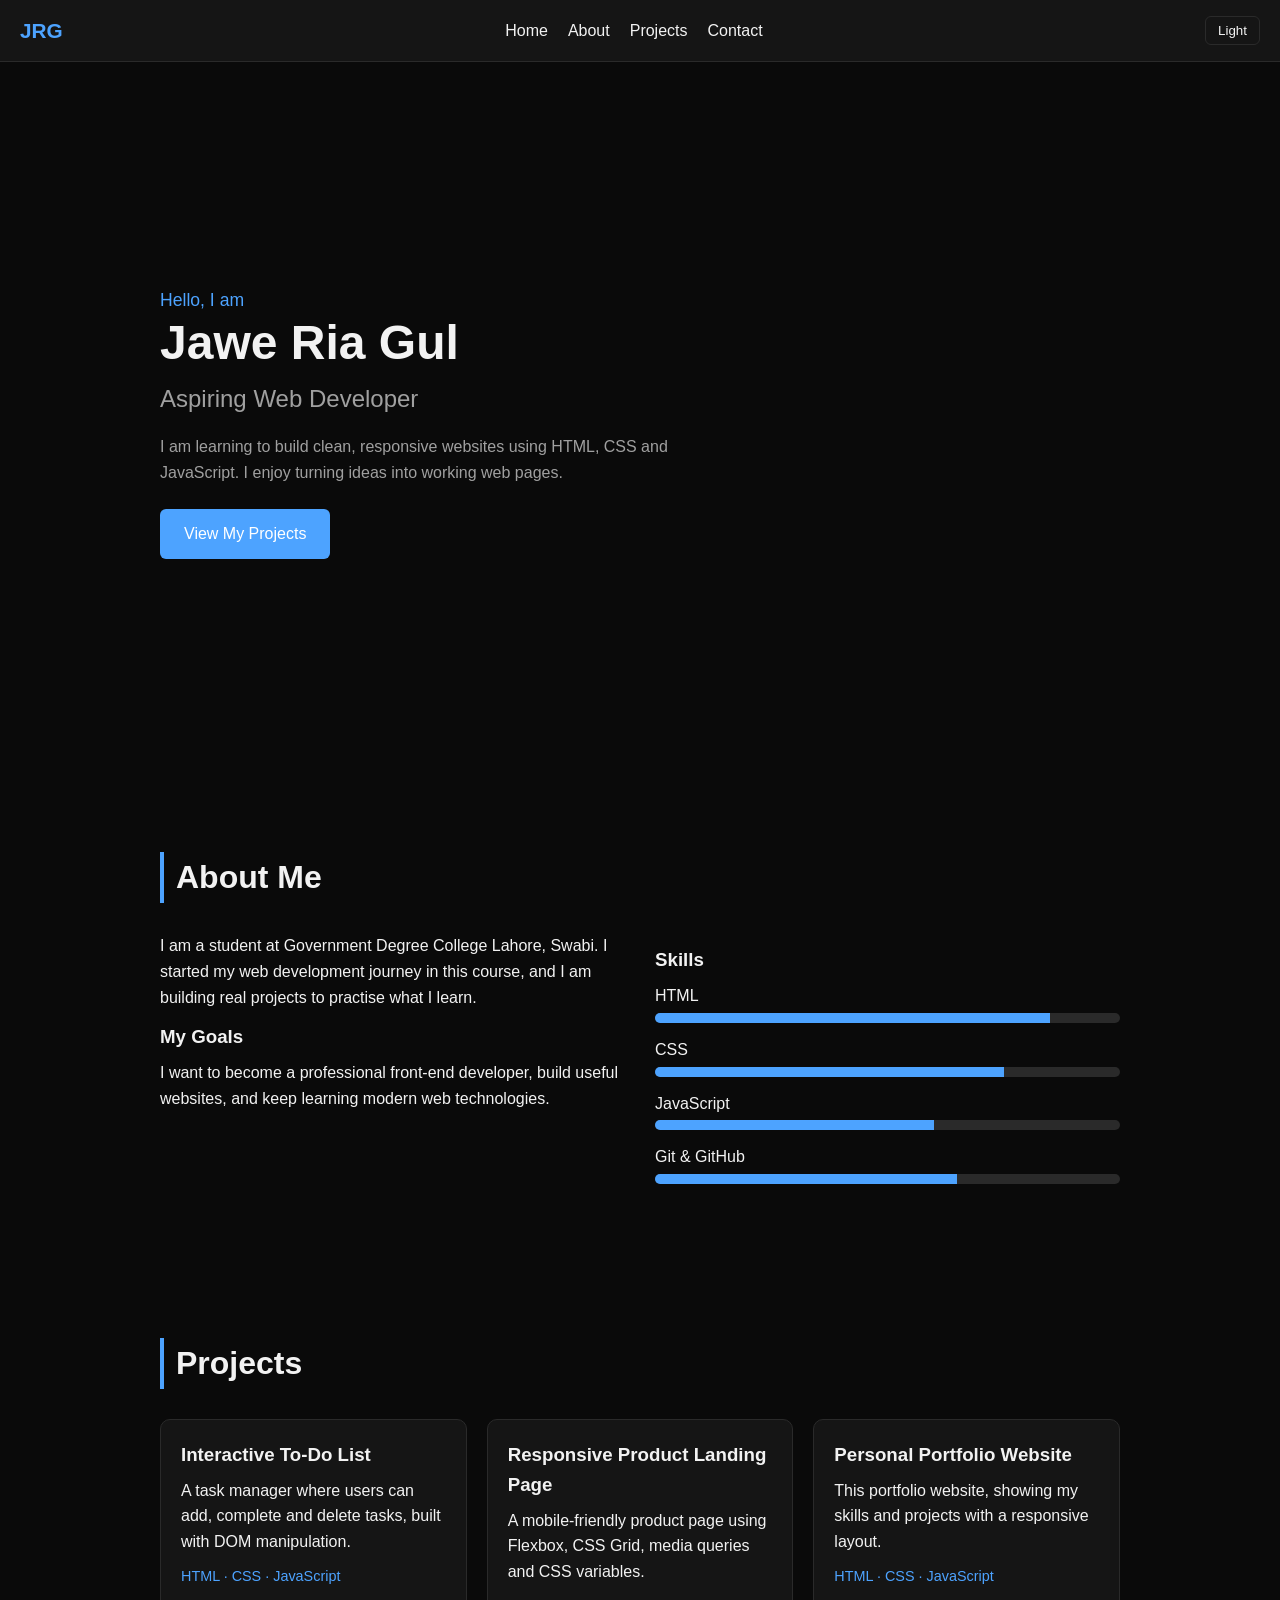
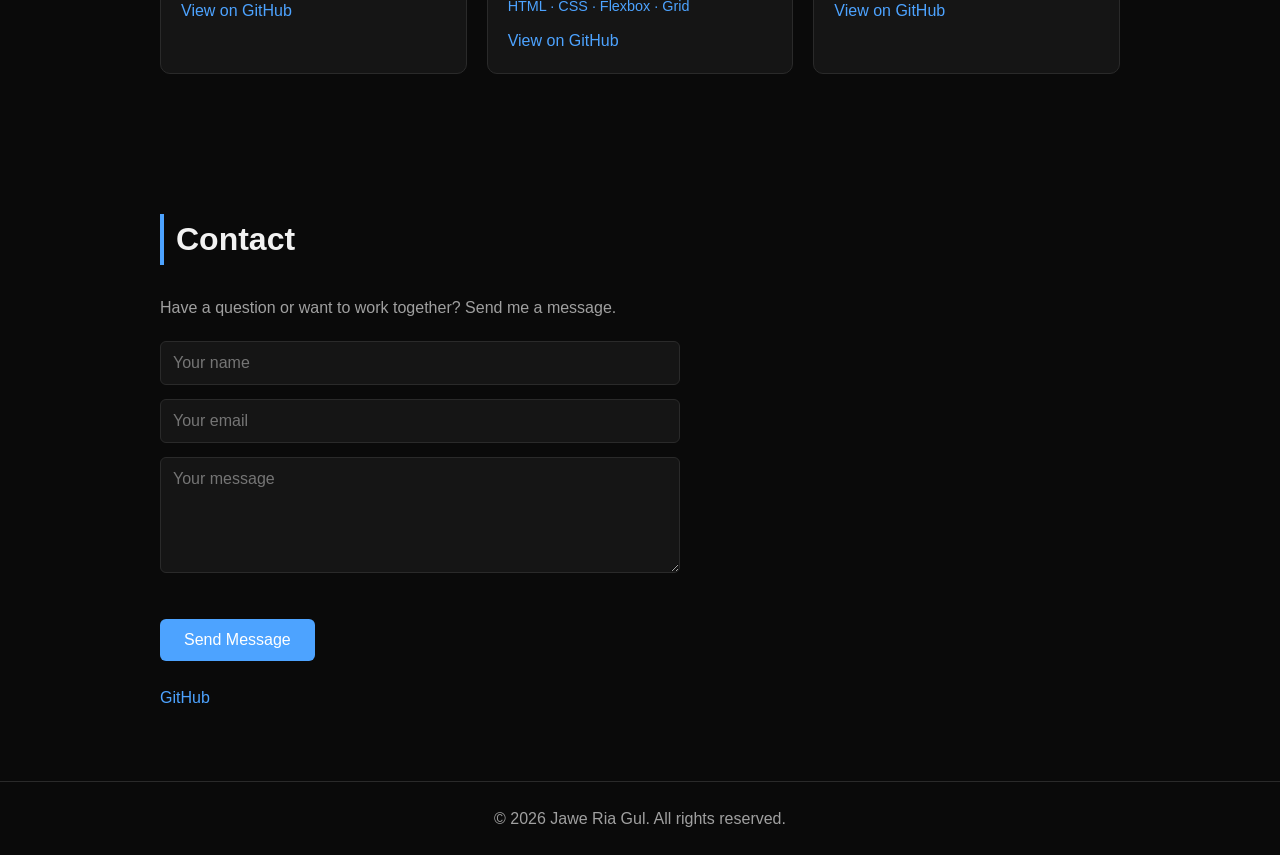
<file: index.html>
<!DOCTYPE html>
<html lang="en">
<head>
  <meta charset="UTF-8">
  <meta name="viewport" content="width=device-width, initial-scale=1.0">
  <title>Jawe Ria Gul | Web Development Portfolio</title>
  <link rel="stylesheet" href="style.css">
</head>
<body>

  <header class="navbar">
    <a href="#home" class="logo">JRG</a>
    <button id="menu-toggle" aria-label="Toggle menu">&#9776;</button>
    <nav id="nav-links">
      <a href="#home">Home</a>
      <a href="#about">About</a>
      <a href="#projects">Projects</a>
      <a href="#contact">Contact</a>
    </nav>
    <button id="theme-toggle" aria-label="Change theme">Light</button>
  </header>

  <main>
    <section id="home" class="hero">
      <p class="hello">Hello, I am</p>
      <h1>Jawe Ria Gul</h1>
      <h2>Aspiring Web Developer</h2>
      <p class="intro">I am learning to build clean, responsive websites using HTML, CSS and JavaScript. I enjoy turning ideas into working web pages.</p>
      <a href="#projects" class="btn">View My Projects</a>
    </section>

    <section id="about">
      <h2 class="section-title">About Me</h2>
      <div class="about-grid">
        <div>
          <p>I am a student at Government Degree College Lahore, Swabi. I started my web development journey in this course, and I am building real projects to practise what I learn.</p>
          <h3>My Goals</h3>
          <p>I want to become a professional front-end developer, build useful websites, and keep learning modern web technologies.</p>
        </div>
        <div>
          <h3>Skills</h3>
          <div class="skills">
            <div class="skill"><span>HTML</span><div class="bar"><div class="fill" data-level="85"></div></div></div>
            <div class="skill"><span>CSS</span><div class="bar"><div class="fill" data-level="75"></div></div></div>
            <div class="skill"><span>JavaScript</span><div class="bar"><div class="fill" data-level="60"></div></div></div>
            <div class="skill"><span>Git &amp; GitHub</span><div class="bar"><div class="fill" data-level="65"></div></div></div>
          </div>
        </div>
      </div>
    </section>

    <section id="projects">
      <h2 class="section-title">Projects</h2>
      <div class="cards">
        <article class="card">
          <h3>Interactive To-Do List</h3>
          <p>A task manager where users can add, complete and delete tasks, built with DOM manipulation.</p>
          <p class="tech">HTML · CSS · JavaScript</p>
          <a href="https://github.com/musakhan000024-rgb" target="_blank" rel="noopener">View on GitHub</a>
        </article>
        <article class="card">
          <h3>Responsive Product Landing Page</h3>
          <p>A mobile-friendly product page using Flexbox, CSS Grid, media queries and CSS variables.</p>
          <p class="tech">HTML · CSS · Flexbox · Grid</p>
          <a href="https://github.com/musakhan000024-rgb" target="_blank" rel="noopener">View on GitHub</a>
        </article>
        <article class="card">
          <h3>Personal Portfolio Website</h3>
          <p>This portfolio website, showing my skills and projects with a responsive layout.</p>
          <p class="tech">HTML · CSS · JavaScript</p>
          <a href="https://github.com/musakhan000024-rgb/personal-portfolio-" target="_blank" rel="noopener">View on GitHub</a>
        </article>
      </div>
    </section>

    <section id="contact">
      <h2 class="section-title">Contact</h2>
      <p class="contact-text">Have a question or want to work together? Send me a message.</p>
      <form id="contact-form" novalidate>
        <input type="text" id="name" placeholder="Your name">
        <input type="email" id="email" placeholder="Your email">
        <textarea id="message" rows="5" placeholder="Your message"></textarea>
        <p id="form-msg" role="alert"></p>
        <button type="submit" class="btn">Send Message</button>
      </form>
      <p class="links">
        <a href="https://github.com/musakhan000024-rgb" target="_blank" rel="noopener">GitHub</a>
      </p>
    </section>
  </main>

  <footer>
    <p>&copy; 2026 Jawe Ria Gul. All rights reserved.</p>
  </footer>

  <script src="script.js"></script>
</body>
</html>
</file>
<file: style.css>
:root {
  --bg: #0a0a0a;
  --surface: #151515;
  --text: #f2f2f2;
  --muted: #a0a0a0;
  --accent: #4da3ff;
  --border: #2a2a2a;
}

body.light {
  --bg: #ffffff;
  --surface: #f3f4f6;
  --text: #111111;
  --muted: #555555;
  --accent: #0a66d6;
  --border: #dddddd;
}

* { box-sizing: border-box; margin: 0; padding: 0; }

html { scroll-behavior: smooth; }

body {
  font-family: Arial, Helvetica, sans-serif;
  background: var(--bg);
  color: var(--text);
  line-height: 1.6;
  transition: background 0.3s, color 0.3s;
}

a { color: var(--accent); text-decoration: none; }

/* Navbar */
.navbar {
  position: sticky;
  top: 0;
  z-index: 10;
  display: flex;
  align-items: center;
  justify-content: space-between;
  padding: 14px 20px;
  background: var(--surface);
  border-bottom: 1px solid var(--border);
}

.logo { font-weight: bold; font-size: 1.3rem; }

#nav-links { display: flex; gap: 20px; }
#nav-links a { color: var(--text); }
#nav-links a:hover { color: var(--accent); }

#menu-toggle {
  display: none;
  background: none;
  border: none;
  color: var(--text);
  font-size: 1.6rem;
  cursor: pointer;
}

#theme-toggle {
  background: transparent;
  color: var(--text);
  border: 1px solid var(--border);
  padding: 6px 12px;
  border-radius: 6px;
  cursor: pointer;
}

/* Sections */
section { padding: 70px 20px; max-width: 1000px; margin: 0 auto; }

.section-title {
  font-size: 2rem;
  margin-bottom: 30px;
  border-left: 4px solid var(--accent);
  padding-left: 12px;
}

/* Hero */
.hero { min-height: 80vh; display: flex; flex-direction: column; justify-content: center; }
.hello { color: var(--accent); font-size: 1.1rem; }
.hero h1 { font-size: 3rem; line-height: 1.2; }
.hero h2 { color: var(--muted); font-weight: normal; margin: 8px 0 16px; }
.intro { max-width: 560px; color: var(--muted); margin-bottom: 24px; }

.btn {
  display: inline-block;
  align-self: flex-start;
  background: var(--accent);
  color: #fff;
  padding: 12px 24px;
  border: none;
  border-radius: 6px;
  font-size: 1rem;
  cursor: pointer;
  transition: transform 0.2s;
}
.btn:hover { transform: translateY(-2px); }

/* About */
.about-grid { display: grid; grid-template-columns: 1fr 1fr; gap: 30px; }
.about-grid h3 { margin: 12px 0 8px; }
.skill { margin-bottom: 14px; }
.bar { background: var(--border); height: 10px; border-radius: 5px; margin-top: 4px; overflow: hidden; }
.fill { background: var(--accent); height: 100%; width: 0; transition: width 1.2s ease; }

/* Projects */
.cards { display: grid; grid-template-columns: repeat(auto-fit, minmax(260px, 1fr)); gap: 20px; }
.card {
  background: var(--surface);
  border: 1px solid var(--border);
  border-radius: 10px;
  padding: 20px;
  transition: transform 0.2s, border-color 0.2s;
}
.card:hover { transform: translateY(-5px); border-color: var(--accent); }
.card h3 { margin-bottom: 8px; }
.tech { color: var(--accent); font-size: 0.9rem; margin: 10px 0; }

/* Contact */
.contact-text { color: var(--muted); margin-bottom: 20px; }
form { display: flex; flex-direction: column; gap: 14px; max-width: 520px; }
input, textarea {
  background: var(--surface);
  color: var(--text);
  border: 1px solid var(--border);
  border-radius: 6px;
  padding: 12px;
  font-size: 1rem;
  font-family: inherit;
}
input:focus, textarea:focus { outline: 2px solid var(--accent); }
#form-msg { min-height: 1.2em; font-size: 0.95rem; }
#form-msg.error { color: #ff6b6b; }
#form-msg.success { color: #4caf50; }
.links { margin-top: 24px; }

footer { text-align: center; padding: 24px; color: var(--muted); border-top: 1px solid var(--border); }

/* Responsive */
@media (max-width: 768px) {
  #menu-toggle { display: block; }
  #nav-links {
    display: none;
    position: absolute;
    top: 100%;
    left: 0;
    right: 0;
    flex-direction: column;
    gap: 0;
    background: var(--surface);
    border-bottom: 1px solid var(--border);
  }
  #nav-links.open { display: flex; }
  #nav-links a { padding: 14px 20px; border-top: 1px solid var(--border); }
  .about-grid { grid-template-columns: 1fr; }
  .hero h1 { font-size: 2.2rem; }
  section { padding: 50px 16px; }
}
</file>
